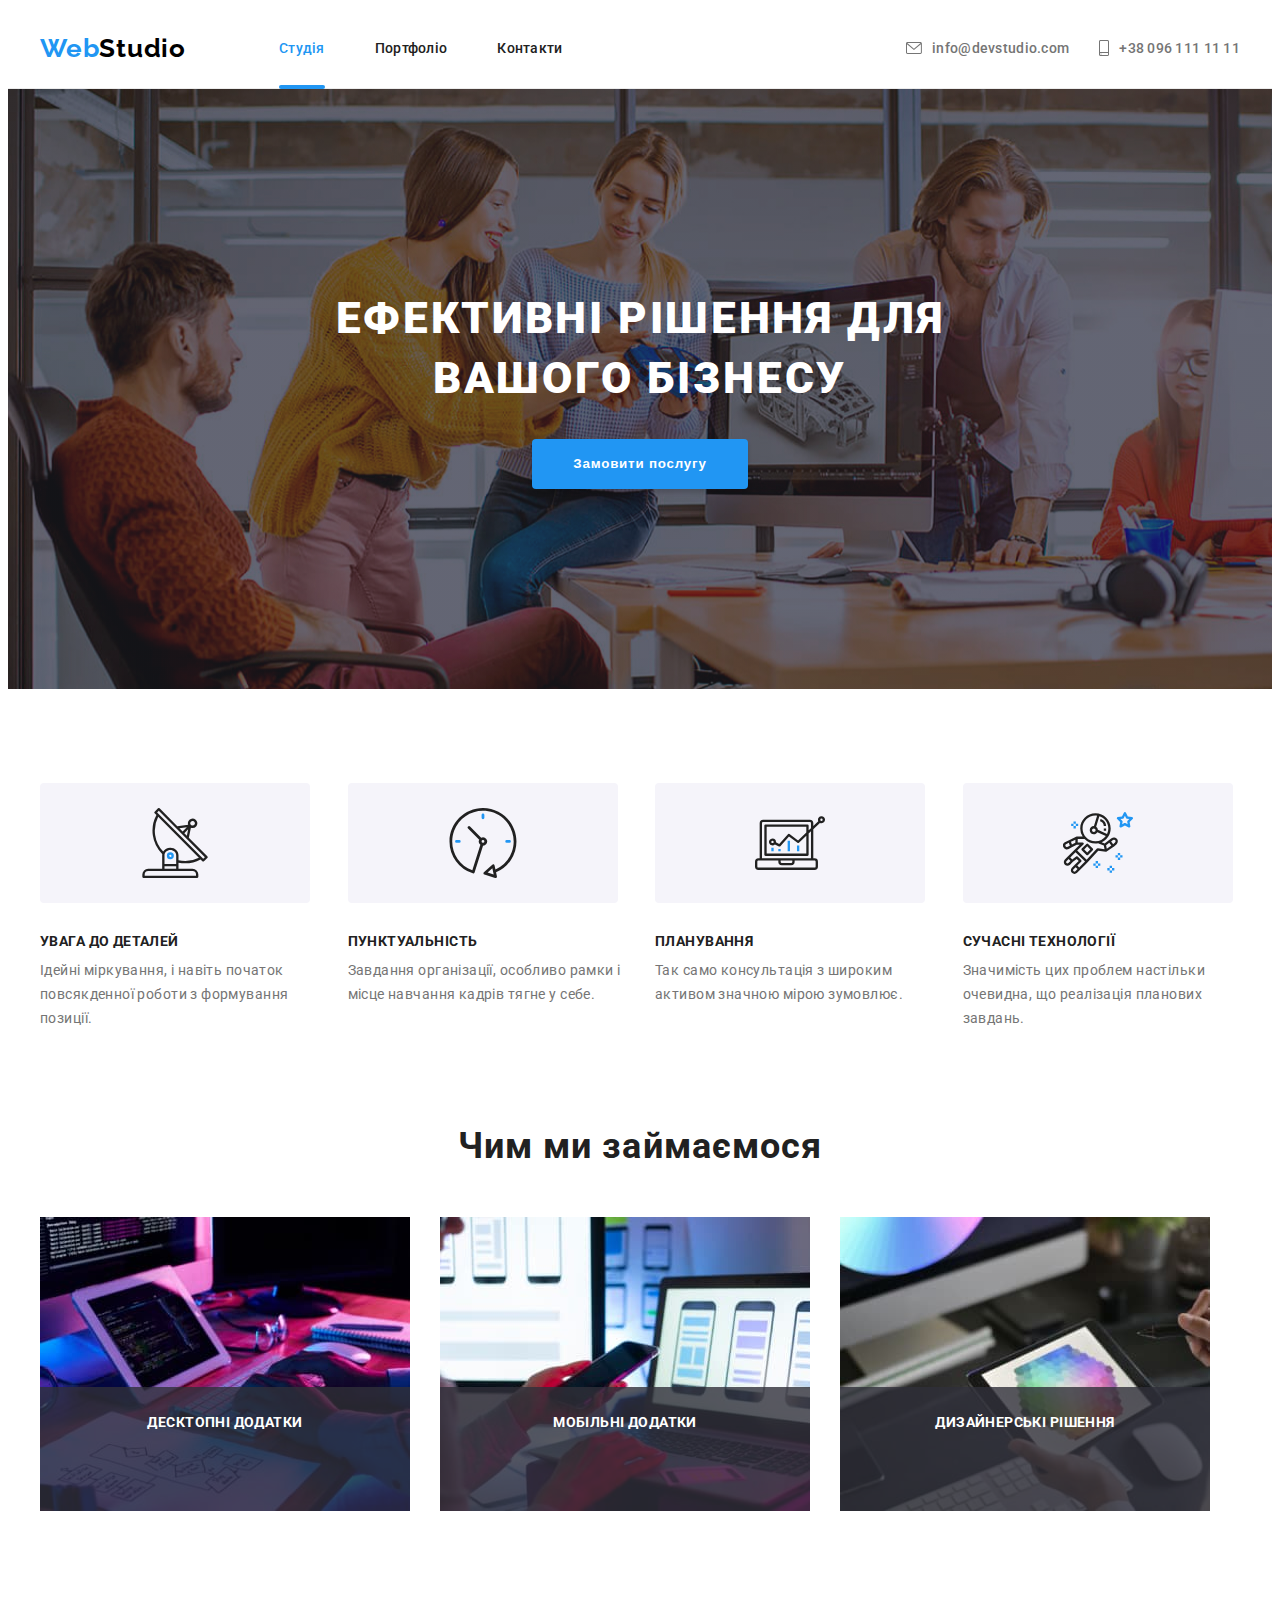
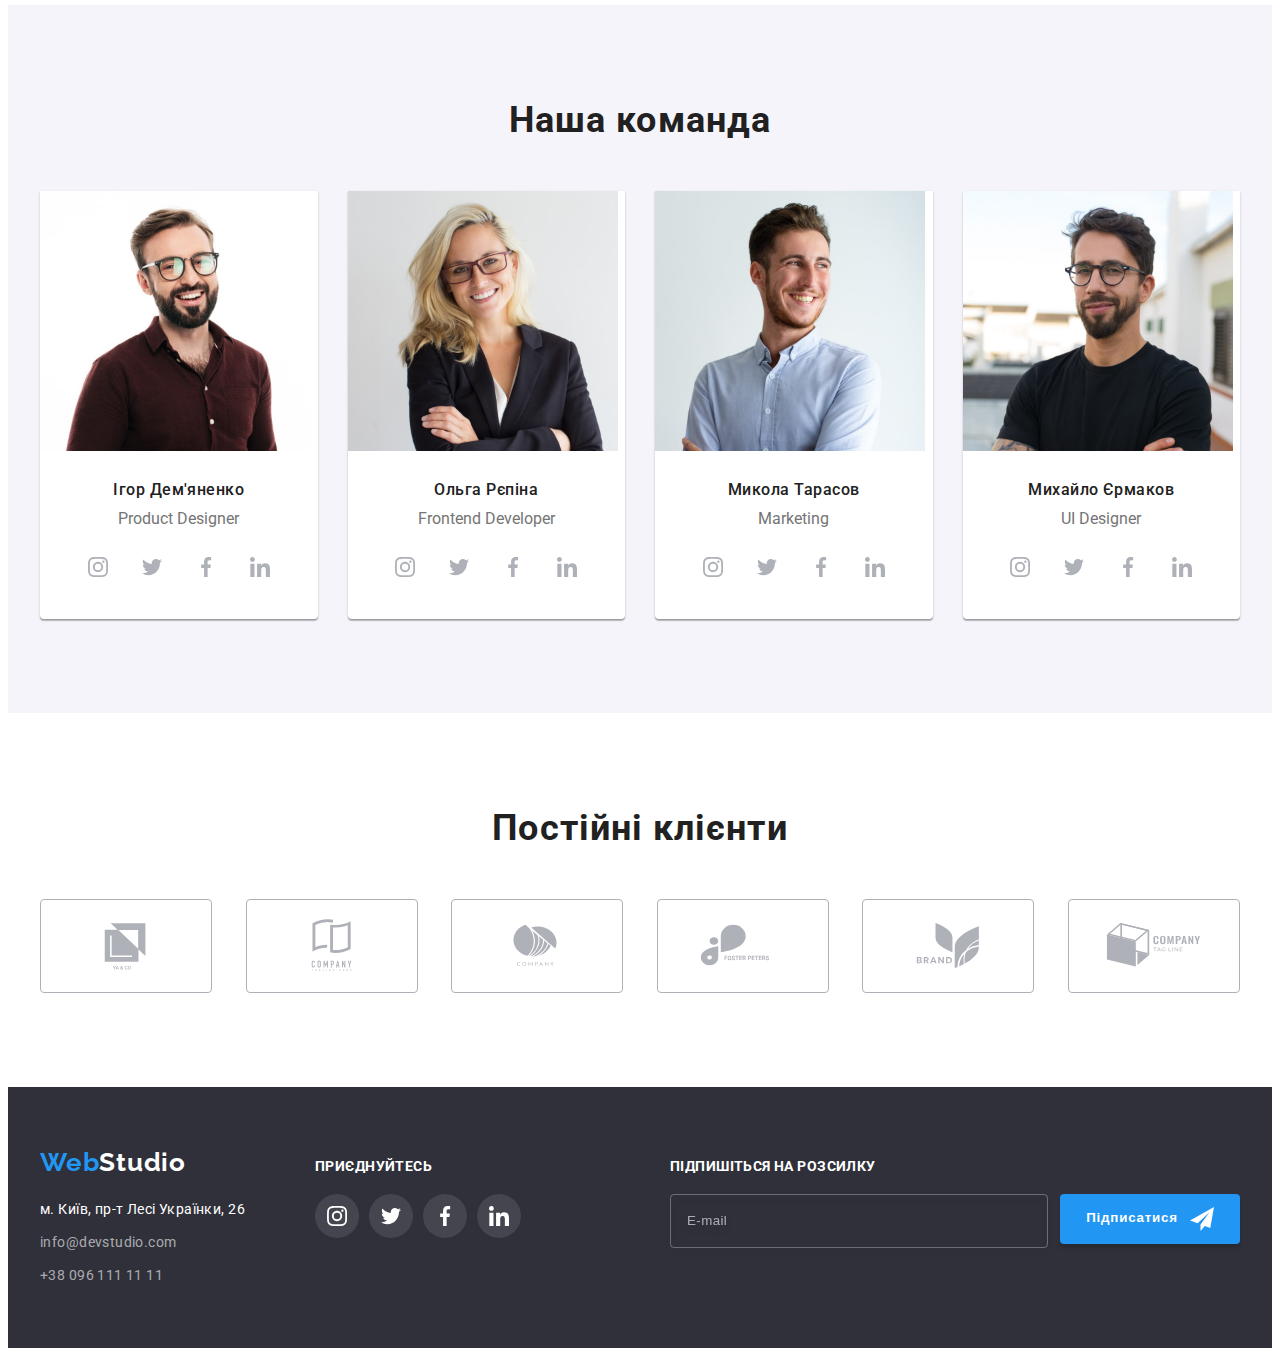
<file: index.html>
<!DOCTYPE html>
<html lang="uk">
  <head>
    <meta charset="UTF-8" />
    <meta http-equiv="X-UA-Compatible" content="IE=edge" />
    <meta name="viewport" content="width=device-width, initial-scale=1.0" />
    <link rel="preconnect" href="https://fonts.googleapis.com" />
    <link rel="preconnect" href="https://fonts.gstatic.com" crossorigin />
    <link
      href="https://fonts.googleapis.com/css2?family=Raleway:wght@700&family=Roboto:wght@400;500;700;900&display=swap"
      rel="stylesheet"
    />
    <link
      rel="stylesheet"
      href="https://cdnjs.cloudflare.com/ajax/libs/modern-normalize/1.1.0/modern-normalize.min.css"
      integrity="sha512-wpPYUAdjBVSE4KJnH1VR1HeZfpl1ub8YT/NKx4PuQ5NmX2tKuGu6U/JRp5y+Y8XG2tV+wKQpNHVUX03MfMFn9Q=="
      crossorigin="anonymous"
      referrerpolicy="no-referrer"
    />
    <link rel="stylesheet" href="./css/main.min.css" />
    <title>WebStudio</title>
  </head>
  <body>
    <header>
      <div class="header">
        <div class="container">
          <div class="header__wrapper">
            <nav class="nav">
              <a class="logo" href="./index.html">
                Web<span class="logo__header">Studio</span>
              </a>
              <ul class="nav__list">
                <li class="nav__item">
                  <a class="nav__link nav__link--current" href="./index.html">
                    Студія
                  </a>
                </li>
                <li class="nav__item">
                  <a class="nav__link" href="./portfolio.html">Портфоліо</a>
                </li>
                <li class="nav__item">
                  <a class="nav__link" href="#">Контакти</a>
                </li>
              </ul>
            </nav>
            <ul class="header__contacts-list">
              <li class="header__contact-item">
                <a
                  class="header__contact-link"
                  href="mailto:info@devstudio.com"
                >
                  <svg class="header__contact-icon" width="16" height="12">
                    <use href="./images/icons.svg#icon-envelope"></use>
                  </svg>
                  info@devstudio.com
                </a>
              </li>
              <li class="header__contact-item">
                <a class="header__contact-link" href="tel:+380961111111">
                  <svg class="header__contact-icon" width="10" height="16">
                    <use href="./images/icons.svg#icon-smartphone"></use>
                  </svg>
                  +38 096 111 11 11
                </a>
              </li>
            </ul>
          </div>
        </div>
      </div>
    </header>
    <main>
      <!-- Hero section -->
      <section class="hero-section">
        <div class="container">
          <div class="hero-section__content">
            <h1 class="hero-section__title">
              Ефективні рішення для вашого бізнесу
            </h1>
            <button class="button button--main" type="button" data-modal-open>
              Замовити послугу
            </button>
          </div>
        </div>
      </section>
      <!-- Advantages section -->
      <section class="advantages-section section">
        <div class="container">
          <h2 class="visually-hidden">Наші особливості</h2>
          <ul class="advantages-list">
            <li class="advantages-list__item">
              <div class="advantages-list__thumb">
                <svg width="70" height="70">
                  <use href="./images/icons.svg#icon-antenna"></use>
                </svg>
              </div>
              <h3 class="advantages-list__title">Увага до деталей</h3>
              <p class="advantages-list__desc">
                Ідейні міркування, і навіть початок повсякденної роботи з
                формування позиції.
              </p>
            </li>
            <li class="advantages-list__item">
              <div class="advantages-list__thumb">
                <svg width="70" height="70">
                  <use href="./images/icons.svg#icon-clock"></use>
                </svg>
              </div>
              <h3 class="advantages-list__title">Пунктуальність</h3>
              <p class="advantages-list__desc">
                Завдання організації, особливо рамки і місце навчання кадрів
                тягне у себе.
              </p>
            </li>
            <li class="advantages-list__item">
              <div class="advantages-list__thumb">
                <svg width="70" height="70">
                  <use href="./images/icons.svg#icon-diagram"></use>
                </svg>
              </div>
              <h3 class="advantages-list__title">Планування</h3>
              <p class="advantages-list__desc">
                Так само консультація з широким активом значною мірою зумовлює.
              </p>
            </li>
            <li class="advantages-list__item">
              <div class="advantages-list__thumb">
                <svg width="70" height="70">
                  <use href="./images/icons.svg#icon-astronaut"></use>
                </svg>
              </div>
              <h3 class="advantages-list__title">Сучасні технології</h3>
              <p class="advantages-list__desc">
                Значимість цих проблем настільки очевидна, що реалізація
                планових завдань.
              </p>
            </li>
          </ul>
        </div>
      </section>
      <!-- Service section -->
      <section class="services-section section">
        <div class="container">
          <h2 class="section__title">Чим ми займаємося</h2>
          <ul class="services-section__list">
            <li class="services-section__item">
              <img
                class="services-section__img"
                src="images/services/plan.jpg"
                alt="Створення початкової ідеї"
                width="370"
              />
              <div class="services-section__desc">
                <p class="services-section__text">Десктопні додатки</p>
              </div>
            </li>
            <li class="services-section__item">
              <img
                class="services-section__img"
                src="images/services/design.jpg"
                alt="Створення декількох макетів"
                width="370"
              />
              <div class="services-section__desc">
                <p class="services-section__text">Мобільні додатки</p>
              </div>
            </li>
            <li class="services-section__item">
              <img
                class="services-section__img"
                src="images/services/colorpicker.jpg"
                alt="Підбір кольорів"
                width="370"
              />
              <div class="services-section__desc">
                <p class="services-section__text">Дизайнерські рішення</p>
              </div>
            </li>
          </ul>
        </div>
      </section>
      <!-- Team section -->
      <section class="team-section section section--bg-gray">
        <div class="container">
          <h2 class="section__title">Наша команда</h2>
          <ul class="team-section__employee-list">
            <li class="team-section__employee-item employee-card">
              <img
                class="employee-card__photo"
                src="images/team/productDesigner.jpg"
                alt="Ігор Дем'яненко: Product Designer"
                width="270"
              />
              <div class="employee-card__content">
                <h3 class="employee-card__name">Ігор Дем'яненко</h3>
                <p class="employee-card__prof" lang="en">Product Designer</p>
                <ul class="socials">
                  <li>
                    <a
                      class="socials__link"
                      href="#"
                      lang="en"
                      aria-label="Instagram"
                    >
                      <svg
                        class="socials__icon socials__icon--transition"
                        width="20"
                        height="20"
                      >
                        <use href="./images/icons.svg#icon-instagram"></use>
                      </svg>
                    </a>
                  </li>
                  <li>
                    <a
                      class="socials__link"
                      href="#"
                      lang="en"
                      aria-label="Twitter"
                    >
                      <svg
                        class="socials__icon socials__icon--transition"
                        width="20"
                        height="20"
                      >
                        <use href="./images/icons.svg#icon-twitter"></use>
                      </svg>
                    </a>
                  </li>
                  <li>
                    <a
                      class="socials__link"
                      href="#"
                      lang="en"
                      aria-label="Facebook"
                    >
                      <svg
                        class="socials__icon socials__icon--transition"
                        width="20"
                        height="20"
                      >
                        <use href="./images/icons.svg#icon-facebook"></use>
                      </svg>
                    </a>
                  </li>
                  <li>
                    <a
                      class="socials__link"
                      href="#"
                      lang="en"
                      aria-label="Linkedin"
                    >
                      <svg
                        class="socials__icon socials__icon--transition"
                        width="20"
                        height="20"
                      >
                        <use href="./images/icons.svg#icon-linkedin"></use>
                      </svg>
                    </a>
                  </li>
                </ul>
              </div>
            </li>
            <li class="team-section__employee-item employee-card">
              <img
                class="employee-card__photo"
                src="images/team/fDev.jpg"
                alt="Ольга Рєпіна: Frontend Developer"
                width="270"
              />
              <div class="employee-card__content">
                <h3 class="employee-card__name">Ольга Рєпіна</h3>
                <p class="employee-card__prof" lang="en">Frontend Developer</p>
                <ul class="socials">
                  <li>
                    <a
                      class="socials__link"
                      href="#"
                      lang="en"
                      aria-label="Instagram"
                    >
                      <svg
                        class="socials__icon socials__icon--transition"
                        width="20"
                        height="20"
                      >
                        <use href="./images/icons.svg#icon-instagram"></use>
                      </svg>
                    </a>
                  </li>
                  <li>
                    <a
                      class="socials__link"
                      href="#"
                      lang="en"
                      aria-label="Twitter"
                    >
                      <svg
                        class="socials__icon socials__icon--transition"
                        width="20"
                        height="20"
                      >
                        <use href="./images/icons.svg#icon-twitter"></use>
                      </svg>
                    </a>
                  </li>
                  <li>
                    <a
                      class="socials__link"
                      href="#"
                      lang="en"
                      aria-label="Facebook"
                    >
                      <svg
                        class="socials__icon socials__icon--transition"
                        width="20"
                        height="20"
                      >
                        <use href="./images/icons.svg#icon-facebook"></use>
                      </svg>
                    </a>
                  </li>
                  <li>
                    <a
                      class="socials__link"
                      href="#"
                      lang="en"
                      aria-label="Linkedin"
                    >
                      <svg
                        class="socials__icon socials__icon--transition"
                        width="20"
                        height="20"
                      >
                        <use href="./images/icons.svg#icon-linkedin"></use>
                      </svg>
                    </a>
                  </li>
                </ul>
              </div>
            </li>
            <li class="team-section__employee-item employee-card">
              <img
                class="employee-card__photo"
                src="images/team/marketing.jpg"
                alt="Микола Тарасов: Marketing"
                width="270"
              />
              <div class="employee-card__content">
                <h3 class="employee-card__name">Микола Тарасов</h3>
                <p class="employee-card__prof" lang="en">Marketing</p>
                <ul class="socials">
                  <li>
                    <a
                      class="socials__link"
                      href="#"
                      lang="en"
                      aria-label="Instagram"
                    >
                      <svg
                        class="socials__icon socials__icon--transition"
                        width="20"
                        height="20"
                      >
                        <use href="./images/icons.svg#icon-instagram"></use>
                      </svg>
                    </a>
                  </li>
                  <li>
                    <a
                      class="socials__link"
                      href="#"
                      lang="en"
                      aria-label="Twitter"
                    >
                      <svg
                        class="socials__icon socials__icon--transition"
                        width="20"
                        height="20"
                      >
                        <use href="./images/icons.svg#icon-twitter"></use>
                      </svg>
                    </a>
                  </li>
                  <li>
                    <a
                      class="socials__link"
                      href="#"
                      lang="en"
                      aria-label="Facebook"
                    >
                      <svg
                        class="socials__icon socials__icon--transition"
                        width="20"
                        height="20"
                      >
                        <use href="./images/icons.svg#icon-facebook"></use>
                      </svg>
                    </a>
                  </li>
                  <li>
                    <a
                      class="socials__link"
                      href="#"
                      lang="en"
                      aria-label="Linkedin"
                    >
                      <svg
                        class="socials__icon socials__icon--transition"
                        width="20"
                        height="20"
                      >
                        <use href="./images/icons.svg#icon-linkedin"></use>
                      </svg>
                    </a>
                  </li>
                </ul>
              </div>
            </li>
            <li class="team-section__employee-item employee-card">
              <img
                class="employee-card__photo"
                src="images/team/uiDesigner.jpg"
                alt="Михайло Єрмаков: UI Designer"
                width="270"
              />
              <div class="employee-card__content">
                <h3 class="employee-card__name">Михайло Єрмаков</h3>
                <p class="employee-card__prof" lang="en">UI Designer</p>
                <ul class="socials">
                  <li>
                    <a
                      class="socials__link"
                      href="#"
                      lang="en"
                      aria-label="Instagram"
                    >
                      <svg
                        class="socials__icon socials__icon--transition"
                        width="20"
                        height="20"
                      >
                        <use href="./images/icons.svg#icon-instagram"></use>
                      </svg>
                    </a>
                  </li>
                  <li>
                    <a
                      class="socials__link"
                      href="#"
                      lang="en"
                      aria-label="Twitter"
                    >
                      <svg
                        class="socials__icon socials__icon--transition"
                        width="20"
                        height="20"
                      >
                        <use href="./images/icons.svg#icon-twitter"></use>
                      </svg>
                    </a>
                  </li>
                  <li>
                    <a
                      class="socials__link"
                      href="#"
                      lang="en"
                      aria-label="Facebook"
                    >
                      <svg
                        class="socials__icon socials__icon--transition"
                        width="20"
                        height="20"
                      >
                        <use href="./images/icons.svg#icon-facebook"></use>
                      </svg>
                    </a>
                  </li>
                  <li>
                    <a
                      class="socials__link"
                      href="#"
                      lang="en"
                      aria-label="Linkedin"
                    >
                      <svg
                        class="socials__icon socials__icon--transition"
                        width="20"
                        height="20"
                      >
                        <use href="./images/icons.svg#icon-linkedin"></use>
                      </svg>
                    </a>
                  </li>
                </ul>
              </div>
            </li>
          </ul>
        </div>
      </section>
      <!-- Clients section -->
      <section class="clients-section section">
        <div class="container">
          <h2 class="section__title">Постійні клієнти</h2>
          <ul class="clients-list">
            <li class="clients-list__item">
              <a
                class="clients-list__link"
                href="#"
                lang="en"
                aria-label="Client company"
              >
                <svg class="clients-list__logo" width="106" height="60">
                  <use href="./images/icons.svg#icon-client1"></use>
                </svg>
              </a>
            </li>
            <li class="clients-list__item">
              <a
                class="clients-list__link"
                href="#"
                lang="en"
                aria-label="Client company"
              >
                <svg class="clients-list__logo" width="106" height="60">
                  <use href="./images/icons.svg#icon-client2"></use>
                </svg>
              </a>
            </li>
            <li class="clients-list__item">
              <a
                class="clients-list__link"
                href="#"
                lang="en"
                aria-label="Client company"
              >
                <svg class="clients-list__logo" width="106" height="60">
                  <use href="./images/icons.svg#icon-client3"></use>
                </svg>
              </a>
            </li>
            <li class="clients-list__item">
              <a
                class="clients-list__link"
                href="#"
                lang="en"
                aria-label="Client company"
              >
                <svg class="clients-list__logo" width="106" height="60">
                  <use href="./images/icons.svg#icon-client4"></use>
                </svg>
              </a>
            </li>
            <li class="clients-list__item">
              <a
                class="clients-list__link"
                href="#"
                lang="en"
                aria-label="Client company"
              >
                <svg class="clients-list__logo" width="106" height="60">
                  <use href="./images/icons.svg#icon-client5"></use>
                </svg>
              </a>
            </li>
            <li class="clients-list__item">
              <a
                class="clients-list__link"
                href="#"
                lang="en"
                aria-label="Client company"
              >
                <svg class="clients-list__logo" width="106" height="60">
                  <use href="./images/icons.svg#icon-client6"></use>
                </svg>
              </a>
            </li>
          </ul>
        </div>
      </section>
    </main>
    <footer class="footer">
      <div class="container">
        <div class="footer__content-wrapper">
          <div class="footer__contacts-block">
            <a class="logo footer__logo" href="./index.html">
              Web<span class="logo__footer">Studio</span>
            </a>
            <address>
              <ul class="contacts-list">
                <li class="contacts-list__item">
                  <a
                    class="contacts-list__link contacts-list__link--light-cl"
                    href="https://goo.gl/maps/CPtrU1FHBa2aNyZL9"
                    target="_blank"
                    rel="noopener noreferrer nofollow"
                    >м. Київ, пр-т Лесі Українки, 26
                  </a>
                </li>
                <li class="contacts-list__item">
                  <a
                    class="contacts-list__link contacts-list__link--active"
                    href="mailto:info@devstudio.com"
                  >
                    info@devstudio.com
                  </a>
                </li>
                <li class="contacts-list__item">
                  <a
                    class="contacts-list__link contacts-list__link--active"
                    href="tel:+380961111111"
                  >
                    +38 096 111 11 11
                  </a>
                </li>
              </ul>
            </address>
          </div>
          <div class="footer__media-block">
            <p class="footer__slogan">Приєднуйтесь</p>
            <ul class="socials">
              <li>
                <a
                  class="socials__link socials__link--bg-dark"
                  href="#"
                  lang="en"
                  aria-label="Instagram"
                >
                  <svg
                    class="socials__icon socials__icon--light"
                    width="20"
                    height="20"
                  >
                    <use href="./images/icons.svg#icon-instagram"></use>
                  </svg>
                </a>
              </li>
              <li>
                <a
                  class="socials__link socials__link--bg-dark"
                  href="#"
                  lang="en"
                  aria-label="Twitter"
                >
                  <svg
                    class="socials__icon socials__icon--light"
                    width="20"
                    height="20"
                  >
                    <use href="./images/icons.svg#icon-twitter"></use>
                  </svg>
                </a>
              </li>
              <li>
                <a
                  class="socials__link socials__link--bg-dark"
                  href="#"
                  lang="en"
                  aria-label="Facebook"
                >
                  <svg
                    class="socials__icon socials__icon--light"
                    width="20"
                    height="20"
                  >
                    <use href="./images/icons.svg#icon-facebook"></use>
                  </svg>
                </a>
              </li>
              <li>
                <a
                  class="socials__link socials__link--bg-dark"
                  href="#"
                  lang="en"
                  aria-label="Linkedin"
                >
                  <svg
                    class="socials__icon socials__icon--light"
                    width="20"
                    height="20"
                  >
                    <use href="./images/icons.svg#icon-linkedin"></use>
                  </svg>
                </a>
              </li>
            </ul>
          </div>
          <div class="footer__subscription-block">
            <form
              class="subscription-form"
              name="subscription-form"
              autocomplete="on"
            >
              <p class="subscription-form__slogan">Підпишіться на розсилку</p>
              <div class="subscription-form__content">
                <label>
                  <input
                    name="email"
                    class="subscription-form__email-input"
                    type="email"
                    placeholder="E-mail"
                  />
                </label>
                <button class="button button--content-indent" type="submit">
                  Підписатися
                  <svg width="24" height="24">
                    <use href="./images/icons.svg#icon-send"></use>
                  </svg>
                </button>
              </div>
            </form>
          </div>
        </div>
      </div>
    </footer>
    <!-- Modal -->
    <div class="backdrop is-hidden" data-modal>
      <div class="modal-window modal-window--scale-trans">
        <button class="modal-window__close-btn" type="button" data-modal-close>
          <svg width="18" height="18">
            <use href="./images/icons.svg#icon-close-black"></use>
          </svg>
        </button>
        <form class="contacts-form" name="contact-form">
          <div
            class="contacts-form__group-wrapper"
            role="group"
            aria-labelledby="contact-form-heading"
          >
            <p id="contact-form-heading" class="contacts-form__heading">
              Залиште свої дані, ми вам передзвонимо
            </p>
            <label class="contacts-form__label">
              <span class="contacts-form__label-text">Ім'я</span>
              <input
                class="contacts-form__input"
                name="user-name"
                type="text"
              />
              <svg class="contacts-form__icon" width="18" height="18">
                <use href="./images/icons.svg#icon-person-black"></use>
              </svg>
            </label>
            <label class="contacts-form__label">
              <span class="contacts-form__label-text">Телефон</span>
              <input
                class="contacts-form__input"
                name="phone-number"
                type="tel"
              />
              <svg class="contacts-form__icon" width="18" height="18">
                <use href="./images/icons.svg#icon-phone-black"></use>
              </svg>
            </label>
            <label class="contacts-form__label">
              <span class="contacts-form__label-text">Пошта</span>
              <input class="contacts-form__input" name="email" type="email" />
              <svg class="contacts-form__icon" width="18" height="18">
                <use href="./images/icons.svg#icon-email-black"></use>
              </svg>
            </label>
            <label class="contacts-form__label">
              <span class="contacts-form__label-text">Коментар</span>
              <textarea
                class="contacts-form__input contacts-form__input--area-padd contacts-form__input--placeholder-cl"
                name="comment"
                rows="6"
                placeholder="Введіть текст"
              ></textarea>
            </label>
          </div>
          <label class="acceptance-terms">
            <input
              class="acceptance-terms__checkbox visually-hidden"
              name="agreement"
              type="checkbox"
              value="yes"
            />
            <svg class="acceptance-terms__icon" width="18" height="18">
              <use
                class="acceptance-terms__unchecked-icon"
                href="./images/icons.svg#icon-rectangle-black"
              ></use>
              <use
                class="acceptance-terms__checked-icon"
                href="./images/icons.svg#icon-icon-check"
              ></use>
            </svg>
            <span class="acceptance-terms__text">
              Погоджуюся з розсилкою та приймаю
              <a class="acceptance-terms__link" href="#">Умови договору</a>
            </span>
          </label>
          <button
            class="button button--center contacts-form__button"
            type="submit"
          >
            Відправити
          </button>
        </form>
      </div>
    </div>
    <script src="./js/modal.js"></script>
  </body>
</html>
</file>
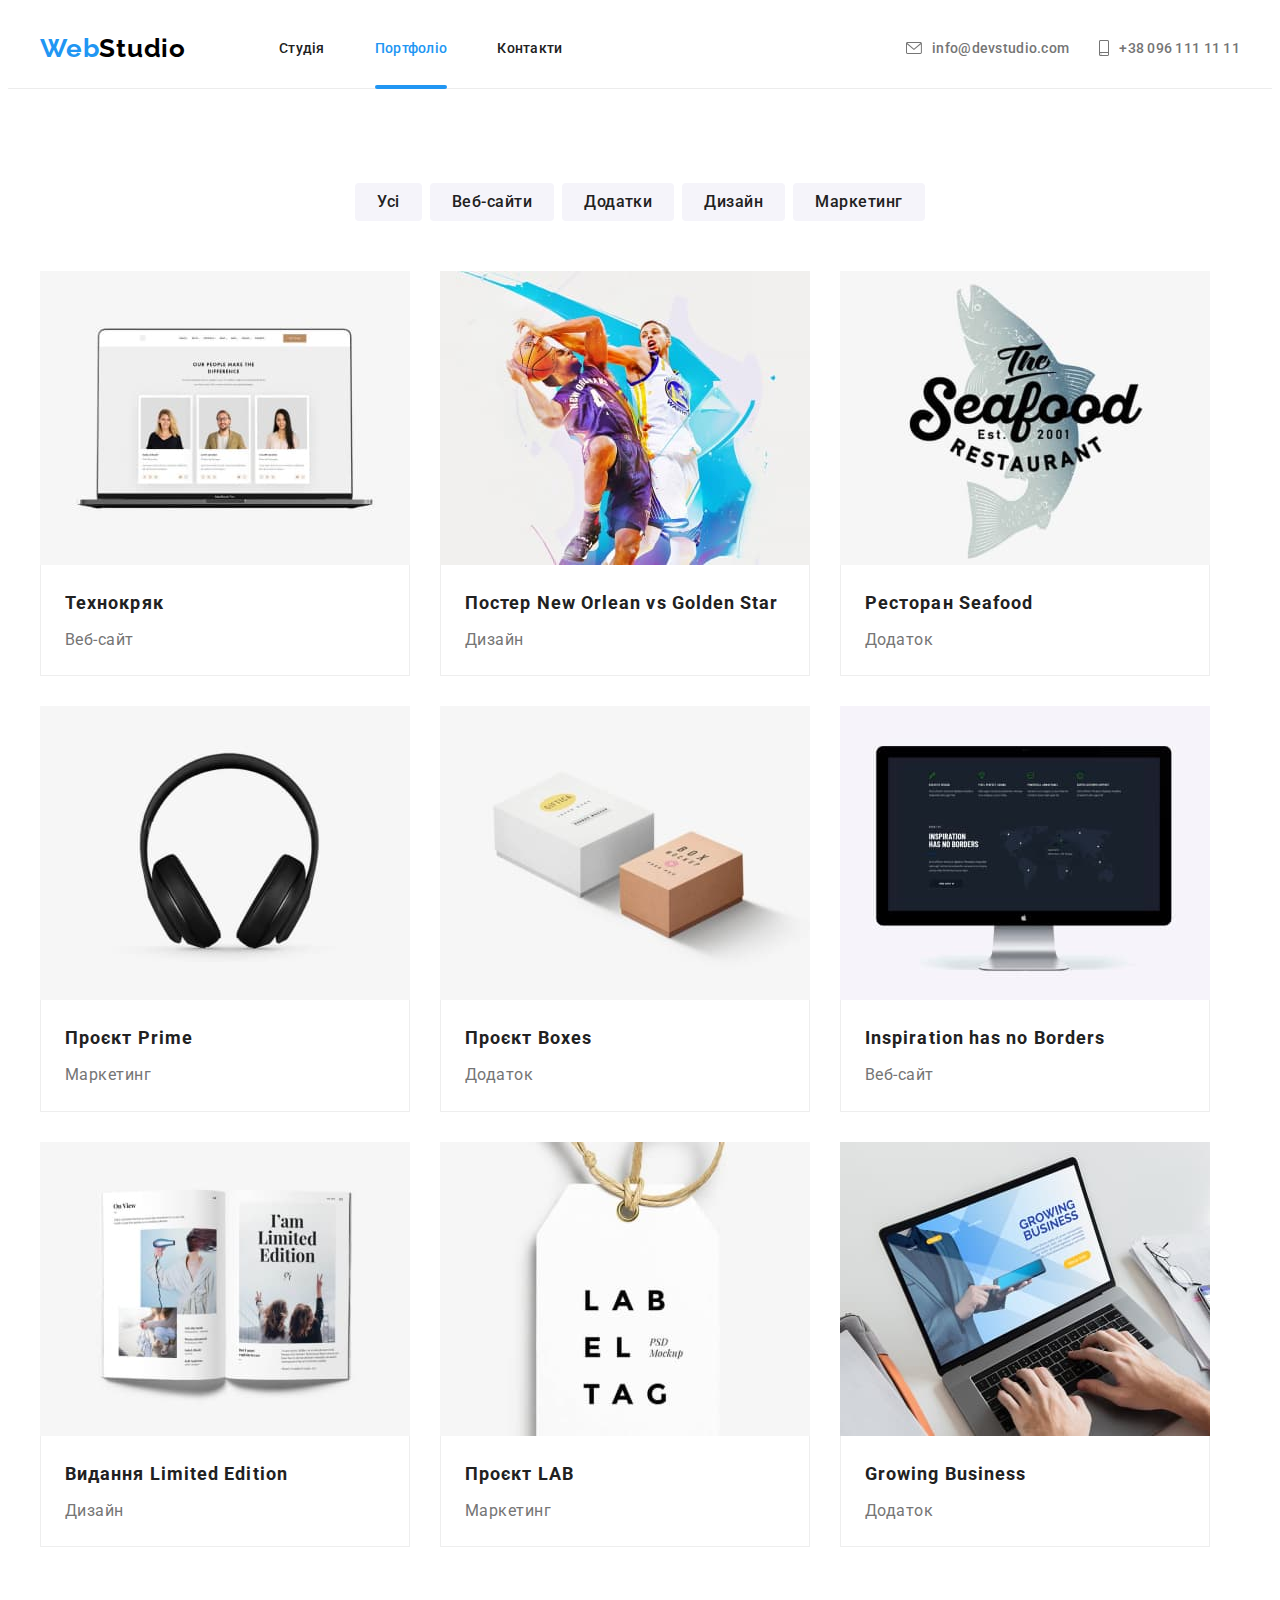
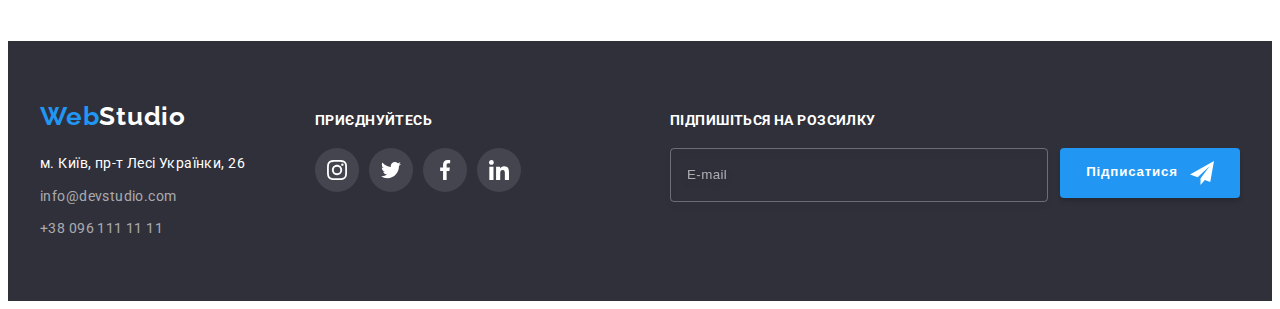
<file: portfolio.html>
<!DOCTYPE html>
<html lang="uk">
  <head>
    <meta charset="UTF-8" />
    <meta http-equiv="X-UA-Compatible" content="IE=edge" />
    <meta name="viewport" content="width=device-width, initial-scale=1.0" />

    <link rel="preconnect" href="https://fonts.googleapis.com" />
    <link rel="preconnect" href="https://fonts.gstatic.com" crossorigin />
    <link
      href="https://fonts.googleapis.com/css2?family=Raleway:wght@700&family=Roboto:wght@400;500;700;900&display=swap"
      rel="stylesheet"
    />
    <link
      rel="stylesheet"
      href="https://cdnjs.cloudflare.com/ajax/libs/modern-normalize/1.1.0/modern-normalize.min.css"
      integrity="sha512-wpPYUAdjBVSE4KJnH1VR1HeZfpl1ub8YT/NKx4PuQ5NmX2tKuGu6U/JRp5y+Y8XG2tV+wKQpNHVUX03MfMFn9Q=="
      crossorigin="anonymous"
      referrerpolicy="no-referrer"
    />
    <link rel="stylesheet" href="./css/main.min.css" />
    
    <title>Portfolio</title>
  </head>
  <body>
    <header>
      <div class="header">
        <div class="container">
          <div class="header__wrapper">
            <nav class="nav">
              <a class="logo" href="./index.html">
                Web<span class="logo__header">Studio</span>
              </a>
              <ul class="nav__list">
                <li class="nav__item">
                  <a class="nav__link" href="./index.html"> Студія </a>
                </li>
                <li class="nav__item">
                  <a
                    class="nav__link nav__link--current"
                    href="./portfolio.html"
                    >Портфоліо</a
                  >
                </li>
                <li class="nav__item">
                  <a class="nav__link" href="#">Контакти</a>
                </li>
              </ul>
            </nav>
            <ul class="header__contacts-list">
              <li class="header__contact-item">
                <a
                  class="header__contact-link"
                  href="mailto:info@devstudio.com"
                >
                  <svg class="header__contact-icon" width="16" height="12">
                    <use href="./images/icons.svg#icon-envelope"></use>
                  </svg>
                  info@devstudio.com
                </a>
              </li>
              <li class="header__contact-item">
                <a class="header__contact-link" href="tel:+380961111111">
                  <svg class="header__contact-icon" width="10" height="16">
                    <use href="./images/icons.svg#icon-smartphone"></use>
                  </svg>
                  +38 096 111 11 11
                </a>
              </li>
            </ul>
          </div>
        </div>
      </div>
    </header>
    <main>
      <!-- Portfolio section -->
      <section class="portfolio-section section">
        <div class="container">
          <h1 class="section__title visually-hidden">Портфоліо</h1>
          <ul class="portfolio-section__filter-list">
            <li class="portfolio-section__filter-item">
              <button
                class="filter-btn filter-btn--trans-slow portfolio-section__filter-btn"
                type="button"
              >
                Усі
              </button>
            </li>
            <li class="portfolio-section__filter-item">
              <button
                class="portfolio-section__filter-btn filter-btn filter-btn--trans-slow"
                type="button"
              >
                Веб-сайти
              </button>
            </li>
            <li class="portfolio-section__filter-item">
              <button
                class="portfolio-section__filter-btn filter-btn filter-btn--trans-slow"
                type="button"
              >
                Додатки
              </button>
            </li>
            <li class="portfolio-section__filter-item">
              <button
                class="portfolio-section__filter-btn filter-btn filter-btn--trans-slow"
                type="button"
              >
                Дизайн
              </button>
            </li>
            <li class="portfolio-section__filter-item">
              <button
                class="portfolio-section__filter-btn filter-btn filter-btn--trans-slow"
                type="button"
              >
                Маркетинг
              </button>
            </li>
          </ul>
          <ul class="projects-list">
            <li class="projects-list__item">
              <div class="projects-list__img-overlay">
                <img
                  class="projects-list__img"
                  src="images/projects/website.jpg"
                  alt="Представлення команди вебсайту Технокряк"
                  width="370"
                  height="294"
                />
                <div class="projects-list__overlay-content">
                  <p class="projects-list__overlay-text">
                    Ресурс пропонує комплексні пропозиції з різним рівнем
                    функціоналу та сервісів. Все це дозволить відвідувачу
                    отримати вичерпні відомості про компанію чи приватну особу.
                  </p>
                </div>
              </div>

              <div class="projects-list__card-border">
                <h2 class="projects-list__card-title">Технокряк</h2>
                <p class="projects-list__card-text">Веб-сайт</p>
              </div>
            </li>
            <li class="projects-list__item">
              <div class="projects-list__img-overlay">
                <img
                  class="projects-list__img"
                  src="images/projects/goldenStar.jpg"
                  alt="Баскетболісти"
                  width="370"
                  height="294"
                />
                <div class="projects-list__overlay-content">
                  <p class="projects-list__overlay-text">
                    Ресурс пропонує комплексні пропозиції з різним рівнем
                    функціоналу та сервісів. Все це дозволить відвідувачу
                    отримати вичерпні відомості про компанію чи приватну особу.
                  </p>
                </div>
              </div>

              <div class="projects-list__card-border">
                <h2 class="projects-list__card-title">
                  Постер New Orlean vs Golden Star
                </h2>
                <p class="projects-list__card-text">Дизайн</p>
              </div>
            </li>
            <li class="projects-list__item">
              <div class="projects-list__img-overlay">
                <img
                  class="projects-list__img"
                  src="images/projects/seafood.jpg"
                  alt="Логотип ресторану seafood"
                  width="370"
                  height="294"
                />
                <div class="projects-list__overlay-content">
                  <p class="projects-list__overlay-text">
                    Ресурс пропонує комплексні пропозиції з різним рівнем
                    функціоналу та сервісів. Все це дозволить відвідувачу
                    отримати вичерпні відомості про компанію чи приватну особу.
                  </p>
                </div>
              </div>
              <div class="projects-list__card-border">
                <h2 class="projects-list__card-title">Ресторан Seafood</h2>
                <p class="projects-list__card-text">Додаток</p>
              </div>
            </li>
            <li class="projects-list__item">
              <div class="projects-list__img-overlay">
                <img
                  class="projects-list__img"
                  src="images/projects/prime.jpg"
                  alt="Наушники"
                  width="370"
                  height="294"
                />
                <div class="projects-list__overlay-content">
                  <p class="projects-list__overlay-text">
                    Ресурс пропонує комплексні пропозиції з різним рівнем
                    функціоналу та сервісів. Все це дозволить відвідувачу
                    отримати вичерпні відомості про компанію чи приватну особу.
                  </p>
                </div>
              </div>
              <div class="projects-list__card-border">
                <h2 class="projects-list__card-title">Проєкт Prime</h2>
                <p class="projects-list__card-text">Маркетинг</p>
              </div>
            </li>
            <li class="projects-list__item">
              <div class="projects-list__img-overlay">
                <img
                  class="projects-list__img"
                  src="images/projects/boxes.jpg"
                  alt="Коробки"
                  width="370"
                  height="294"
                />
                <div class="projects-list__overlay-content">
                  <p class="projects-list__overlay-text">
                    Ресурс пропонує комплексні пропозиції з різним рівнем
                    функціоналу та сервісів. Все це дозволить відвідувачу
                    отримати вичерпні відомості про компанію чи приватну особу.
                  </p>
                </div>
              </div>

              <div class="projects-list__card-border">
                <h2 class="projects-list__card-title">Проєкт Boxes</h2>
                <p class="projects-list__card-text">Додаток</p>
              </div>
            </li>
            <li class="projects-list__item">
              <div class="projects-list__img-overlay">
                <img
                  class="projects-list__image"
                  src="images/projects/inspirationWebsite.jpg"
                  alt="Можливості проекту Inspiration has no Borders"
                  width="370"
                  height="294"
                />
                <div class="projects-list__overlay-content">
                  <p class="projects-list__overlay-text">
                    Ресурс пропонує комплексні пропозиції з різним рівнем
                    функціоналу та сервісів. Все це дозволить відвідувачу
                    отримати вичерпні відомості про компанію чи приватну особу.
                  </p>
                </div>
              </div>

              <div class="projects-list__card-border">
                <h2 class="projects-list__card-title">
                  Inspiration has no Borders
                </h2>
                <p class="projects-list__card-text">Веб-сайт</p>
              </div>
            </li>
            <li class="projects-list__item">
              <div class="projects-list__img-overlay">
                <img
                  class="projects-list__img"
                  src="images/projects/limitedEdition.jpg"
                  alt="Книжка Limited Edition"
                  width="370"
                  height="294"
                />
                <div class="projects-list__overlay-content">
                  <p class="projects-list__overlay-text">
                    Ресурс пропонує комплексні пропозиції з різним рівнем
                    функціоналу та сервісів. Все це дозволить відвідувачу
                    отримати вичерпні відомості про компанію чи приватну особу.
                  </p>
                </div>
              </div>

              <div class="projects-list__card-border">
                <h2 class="projects-list__card-title">
                  Видання Limited Edition
                </h2>
                <p class="projects-list__card-text">Дизайн</p>
              </div>
            </li>
            <li class="projects-list__item">
              <div class="projects-list__img-overlay">
                <img
                  class="projects-list__img"
                  src="images/projects/lab.jpg"
                  alt="Логотип проекту Lab"
                  width="370"
                  height="294"
                />
                <div class="projects-list__overlay-content">
                  <p class="projects-list__overlay-text">
                    Ресурс пропонує комплексні пропозиції з різним рівнем
                    функціоналу та сервісів. Все це дозволить відвідувачу
                    отримати вичерпні відомості про компанію чи приватну особу.
                  </p>
                </div>
              </div>

              <div class="projects-list__card-border">
                <h2 class="projects-list__card-title">Проєкт LAB</h2>
                <p class="projects-list__card-text">Маркетинг</p>
              </div>
            </li>
            <li class="projects-list__item">
              <div class="projects-list__img-overlay">
                <img
                  class="projects-list__img"
                  src="images/projects/business.jpg"
                  alt="Використання додатку Growing Business за допомогою ноутбука"
                  width="370"
                  height="294"
                />
                <div class="projects-list__overlay-content">
                  <p class="projects-list__overlay-text">
                    Ресурс пропонує комплексні пропозиції з різним рівнем
                    функціоналу та сервісів. Все це дозволить відвідувачу
                    отримати вичерпні відомості про компанію чи приватну особу.
                  </p>
                </div>
              </div>

              <div class="projects-list__card-border">
                <h2 class="projects-list__card-title">Growing Business</h2>
                <p class="projects-list__card-text">Додаток</p>
              </div>
            </li>
          </ul>
        </div>
      </section>
    </main>
    <footer class="footer">
      <div class="container">
        <div class="footer__content-wrapper">
          <div class="footer__contacts-block">
            <a class="logo footer__logo" href="./index.html">
              Web<span class="logo__footer">Studio</span>
            </a>
            <address>
              <ul class="contacts-list">
                <li class="contacts-list__item">
                  <a
                    class="contacts-list__link contacts-list__link--light-cl"
                    href="https://goo.gl/maps/CPtrU1FHBa2aNyZL9"
                    target="_blank"
                    rel="noopener noreferrer nofollow"
                    >м. Київ, пр-т Лесі Українки, 26
                  </a>
                </li>
                <li class="contacts-list__item">
                  <a
                    class="contacts-list__link contacts-list__link--active"
                    href="mailto:info@devstudio.com"
                  >
                    info@devstudio.com
                  </a>
                </li>
                <li class="contacts-list__item">
                  <a
                    class="contacts-list__link contacts-list__link--active"
                    href="tel:+380961111111"
                  >
                    +38 096 111 11 11
                  </a>
                </li>
              </ul>
            </address>
          </div>
          <div class="footer__media-block">
            <p class="footer__slogan">Приєднуйтесь</p>
            <ul class="socials">
              <li>
                <a
                  class="socials__link socials__link--bg-dark"
                  href="#"
                  lang="en"
                  aria-label="Instagram"
                >
                  <svg
                    class="socials__icon socials__icon--light"
                    width="20"
                    height="20"
                  >
                    <use href="./images/icons.svg#icon-instagram"></use>
                  </svg>
                </a>
              </li>
              <li>
                <a
                  class="socials__link socials__link--bg-dark"
                  href="#"
                  lang="en"
                  aria-label="Twitter"
                >
                  <svg
                    class="socials__icon socials__icon--light"
                    width="20"
                    height="20"
                  >
                    <use href="./images/icons.svg#icon-twitter"></use>
                  </svg>
                </a>
              </li>
              <li>
                <a
                  class="socials__link socials__link--bg-dark"
                  href="#"
                  lang="en"
                  aria-label="Facebook"
                >
                  <svg
                    class="socials__icon socials__icon--light"
                    width="20"
                    height="20"
                  >
                    <use href="./images/icons.svg#icon-facebook"></use>
                  </svg>
                </a>
              </li>
              <li>
                <a
                  class="socials__link socials__link--bg-dark"
                  href="#"
                  lang="en"
                  aria-label="Linkedin"
                >
                  <svg
                    class="socials__icon socials__icon--light"
                    width="20"
                    height="20"
                  >
                    <use href="./images/icons.svg#icon-linkedin"></use>
                  </svg>
                </a>
              </li>
            </ul>
          </div>
          <div class="footer__subscription-block">
            <form
              class="subscription-form"
              name="subscription-form"
              autocomplete="on"
            >
              <p class="subscription-form__slogan">Підпишіться на розсилку</p>
              <div class="subscription-form__content">
                <label>
                  <input
                    name="email"
                    class="subscription-form__email-input"
                    type="email"
                    placeholder="E-mail"
                  />
                </label>
                <button class="button button--content-indent" type="submit">
                  Підписатися
                  <svg width="24" height="24">
                    <use href="./images/icons.svg#icon-send"></use>
                  </svg>
                </button>
              </div>
            </form>
          </div>
        </div>
      </div>
    </footer>
  </body>
</html>
</file>
<file: css/main.min.css>
:root{--logo-main-color: #2196f3;--logo-header-color: #000000;--logo-footer-color: #ffffff;--main-page-color: #212121;--secondary-page-color: #757575;--extra-page-color: #ffffff;--accent-color: #2196f3;--main-bcg-color: #ffffff;--secondary-bcg-color: #2f303a;--extra-bcg-color: #f5f4fa;--btn-bcg-main-color: #f5f4fa;--btn-bcg-color: #2196f3;--btn-text-color: #ffffff;--icon-fill: #afb1b8;--dark-border-cl: #afb1b8;--hover-color: #2196f3;--overlay-color: rgba(33, 150, 243, 0.9);--main-font-family: "Roboto", "Segoe UI", Tahoma, Geneva, Verdana, sans-serif;--secondary-font-family: "Raleway", sans-serif;--main-font-size: 16px;--secondary-font-size: 14px;--animation-style: 250ms cubic-bezier(0.4, 0, 0.2, 1)}.visually-hidden{position:absolute;white-space:nowrap;width:1px;height:1px;overflow:hidden;border:0;padding:0;clip:rect(0 0 0 0);-webkit-clip-path:inset(50%);clip-path:inset(50%);margin:-1px}.is-hidden{opacity:0;pointer-events:none;visibility:hidden;-webkit-transition:visibility var(--animation-style) 400ms,opacity var(--animation-style) 400ms;transition:visibility var(--animation-style) 400ms,opacity var(--animation-style) 400ms}ul{list-style-type:none;margin:0;padding-left:0}body{font-family:var(--main-font-family);font-size:var(--main-font-size);color:var(--main-page-color)}.section{padding-top:94px;padding-bottom:94px;background-color:var(--main-bcg-color)}.section--bg-gray{background-color:var(--extra-bcg-color)}.section__title{margin-top:0;margin-bottom:50px;font-size:36px;line-height:1.17;letter-spacing:.03em;text-align:center}.container{width:1200px;margin:0 auto;padding:0 15px}.header{border-bottom:1px solid #ececec}.header__wrapper{display:-webkit-box;display:-ms-flexbox;display:flex}.header__contacts-list{display:-webkit-box;display:-ms-flexbox;display:flex;gap:30px;-webkit-box-align:center;-ms-flex-align:center;align-items:center;margin-left:auto}.header__contact-link{display:-webkit-box;display:-ms-flexbox;display:flex;-webkit-box-align:center;-ms-flex-align:center;align-items:center;gap:10px;font-size:var(--secondary-font-size);font-weight:500;color:var(--secondary-page-color);line-height:1.17;letter-spacing:.02em;text-decoration:none;-webkit-transition:color var(--animation-style);transition:color var(--animation-style)}.header__contact-link:hover,.header__contact-link:focus{color:var(--hover-color)}.header__contact-icon{fill:var(--secondary-page-color);-webkit-transition:fill var(--animation-style);transition:fill var(--animation-style)}.header__contact-link:hover .header__contact-icon,.header__contact-link:focus .header__contact-icon{fill:var(--hover-color)}.nav{display:-webkit-box;display:-ms-flexbox;display:flex;-webkit-box-align:center;-ms-flex-align:center;align-items:center;gap:93px}.nav__list{display:-webkit-box;display:-ms-flexbox;display:flex}.nav__item:not(:last-child){margin-right:50px}.nav__link{position:relative;display:block;padding-top:32px;padding-bottom:32px;font-size:14px;font-weight:500;line-height:1.17;letter-spacing:.02em;color:inherit;text-decoration:none;-webkit-transition:color var(--animation-style);transition:color var(--animation-style)}.nav__link--current{color:var(--accent-color)}.nav__link--current::after{position:absolute;bottom:-1px;left:0;width:100%;height:4px;content:"";background-color:var(--accent-color);border-radius:2px}.nav__link:hover,.nav__link:focus{color:var(--accent-color)}.hero-section{padding-top:200px;padding-bottom:200px;margin:0 auto;max-width:1600px;background-image:-webkit-gradient(linear, left top, right top, from(rgba(47, 48, 58, 0.4)), to(rgba(47, 48, 58, 0.4))),url(../images/hero/hero-img.jpg);background-image:linear-gradient(to right, rgba(47, 48, 58, 0.4), rgba(47, 48, 58, 0.4)),url(../images/hero/hero-img.jpg);background-repeat:no-repeat}.hero-section__content{display:-webkit-box;display:-ms-flexbox;display:flex;-webkit-box-align:center;-ms-flex-align:center;align-items:center;-webkit-box-pack:center;-ms-flex-pack:center;justify-content:center;-webkit-box-orient:vertical;-webkit-box-direction:normal;-ms-flex-direction:column;flex-direction:column}.hero-section__title{margin-top:0;margin-bottom:30px;width:696px;font-size:44px;font-weight:900;line-height:1.36;letter-spacing:.06em;text-align:center;color:var(--extra-page-color);text-transform:uppercase}.advantages-section{padding-bottom:0}.advantages-list{display:-webkit-box;display:-ms-flexbox;display:flex;gap:30px}.advantages-list__item{-ms-flex-preferred-size:calc((100% - 90px)/4);flex-basis:calc((100% - 90px)/4)}.advantages-list__thumb{display:-webkit-box;display:-ms-flexbox;display:flex;-webkit-box-align:center;-ms-flex-align:center;align-items:center;-webkit-box-pack:center;-ms-flex-pack:center;justify-content:center;width:270px;height:120px;margin-bottom:30px;background-color:var(--extra-bcg-color);border-radius:4px}.advantages-list__title{margin:0;font-size:14px;line-height:1.17;letter-spacing:.03em;text-transform:uppercase}.advantages-list__desc{margin:10px 0 0;padding:0;font-size:var(--secondary-font-size);line-height:1.71;letter-spacing:.03em;color:var(--secondary-page-color)}.services-section__list{display:-webkit-box;display:-ms-flexbox;display:flex;-webkit-column-gap:30px;-moz-column-gap:30px;column-gap:30px}.services-section__item{position:relative}.services-section__img{display:block}.services-section__desc{position:absolute;left:0;bottom:0;width:100%;background-color:rgba(47,48,58,.8)}.services-section__text{height:70px;margin:0;padding:27px 0;font-size:var(--secondary-font-size);font-weight:700;color:var(--extra-page-color);line-height:1.1428571429;letter-spacing:.03em;text-transform:uppercase;text-align:center}.team-section__employee-list{display:-webkit-box;display:-ms-flexbox;display:flex;gap:30px}.team-section__employee-item{-ms-flex-preferred-size:calc((100% - 90px)/4);flex-basis:calc((100% - 90px)/4)}.footer{padding-top:60px;padding-bottom:60px;background-color:var(--secondary-bcg-color)}.footer__content-wrapper{display:-webkit-box;display:-ms-flexbox;display:flex;-webkit-box-align:baseline;-ms-flex-align:baseline;align-items:baseline;gap:70px}.footer__logo{display:block;margin-bottom:20px}.footer__slogan{margin:0 0 20px;font-size:var(--secondary-font-size);font-weight:700;line-height:1.1428571429;letter-spacing:.03em;color:var(--extra-page-color);text-transform:uppercase}.footer__media-block{display:-webkit-box;display:-ms-flexbox;display:flex;-webkit-box-orient:vertical;-webkit-box-direction:normal;-ms-flex-direction:column;flex-direction:column}.footer__subscription-block{margin-left:auto;width:570px}.backdrop{position:fixed;top:0;left:0;width:100vw;height:100vh;background-color:rgba(0,0,0,.2);-webkit-transition:visibility var(--animation-style),opacity var(--animation-style);transition:visibility var(--animation-style),opacity var(--animation-style)}.portfolio-section__filter-list{display:-webkit-box;display:-ms-flexbox;display:flex;-webkit-box-align:center;-ms-flex-align:center;align-items:center;-webkit-box-pack:center;-ms-flex-pack:center;justify-content:center;gap:8px;margin-bottom:50px}.logo{font-family:var(--secondary-font-family);font-size:26px;line-height:1.1923076923;letter-spacing:.03em;font-weight:700;color:var(--logo-main-color);text-decoration:none}.logo__header{color:var(--logo-header-color)}.logo__footer{color:var(--logo-footer-color)}.button{display:-webkit-box;display:-ms-flexbox;display:flex;-webkit-box-align:center;-ms-flex-align:center;align-items:center;-webkit-box-pack:center;-ms-flex-pack:center;justify-content:center;width:200px;height:50px;padding:0;border:none;border-radius:4px;background-color:var(--btn-bcg-color);-webkit-box-shadow:0px 4px 4px rgba(0,0,0,.15);box-shadow:0px 4px 4px rgba(0,0,0,.15);font-weight:700;line-height:1.875;letter-spacing:.06em;color:var(--btn-text-color)}.button--main{width:216px}.button--content-indent{gap:12px}.button--center{margin:0 auto}.employee-card{background-color:var(--main-bcg-color);border-radius:0px 0px 4px 4px;-webkit-box-shadow:0px 1px 3px rgba(0,0,0,.12),0px 1px 1px rgba(0,0,0,.14),0px 2px 1px rgba(0,0,0,.2);box-shadow:0px 1px 3px rgba(0,0,0,.12),0px 1px 1px rgba(0,0,0,.14),0px 2px 1px rgba(0,0,0,.2)}.employee-card__photo{display:block}.employee-card__content{padding:30px 0}.employee-card__name{margin:0 0 10px 0;font-size:var(--main-font-size);text-align:center;font-weight:500;line-height:1.17;letter-spacing:.03em}.employee-card__prof{margin:0 0 16px;text-align:center;line-height:1.17;color:var(--secondary-page-color)}.socials{display:-webkit-box;display:-ms-flexbox;display:flex;-webkit-box-pack:center;-ms-flex-pack:center;justify-content:center;gap:10px}.socials__link{display:-webkit-box;display:-ms-flexbox;display:flex;-webkit-box-align:center;-ms-flex-align:center;align-items:center;-webkit-box-pack:center;-ms-flex-pack:center;justify-content:center;width:44px;height:44px;border-radius:50%;background-color:rgba(0,0,0,0);-webkit-transition:background-color var(--animation-style);transition:background-color var(--animation-style)}.socials__link--bg-dark{background-color:rgba(255,255,255,.1)}.socials__link:hover,.socials__link:focus{background-color:var(--hover-color)}.socials__icon{fill:var(--icon-fill);-webkit-transition:fill var(--animation-style);transition:fill var(--animation-style)}.socials__icon--light{fill:#fff}.socials__link:hover .socials__icon--transition,.socials__link:focus .socials__icon--transition{fill:#fff}.clients-list{display:-webkit-box;display:-ms-flexbox;display:flex;-webkit-box-pack:justify;-ms-flex-pack:justify;justify-content:space-between}.clients-list__link{display:-webkit-box;display:-ms-flexbox;display:flex;-webkit-box-align:center;-ms-flex-align:center;align-items:center;-webkit-box-pack:center;-ms-flex-pack:center;justify-content:center;width:170px;height:92px;border:solid 1px var(--dark-border-cl);border-radius:4px;-webkit-transition:border-color var(--animation-style);transition:border-color var(--animation-style)}.clients-list__link:focus,.clients-list__link:hover{border-color:var(--hover-color)}.clients-list__logo{fill:var(--icon-fill);-webkit-transition:fill var(--animation-style);transition:fill var(--animation-style)}.clients-list__link:hover .clients-list__logo,.clients-list__link:focus .clients-list__logo{fill:var(--hover-color)}.contacts-list__link{font-style:normal;font-size:var(--secondary-font-size);color:rgba(255,255,255,.6);line-height:1.71;letter-spacing:.03em;text-decoration:none;-webkit-transition:color var(--animation-style);transition:color var(--animation-style)}.contacts-list__link--light-cl{color:var(--extra-page-color)}.contacts-list__item:not(:last-child){margin-bottom:9px}.contacts-list__link--active:hover,.contacts-list__link--active:focus{color:var(--hover-color)}.subscription-form__slogan{margin:0 0 20px;font-size:var(--secondary-font-size);font-weight:700;line-height:1.1428571429;letter-spacing:.03em;color:var(--extra-page-color);text-transform:uppercase}.subscription-form__content{display:-webkit-box;display:-ms-flexbox;display:flex;gap:12px}.subscription-form__email-input{display:-webkit-box;display:-ms-flexbox;display:flex;-webkit-box-align:center;-ms-flex-align:center;align-items:center;width:358px;height:50px;padding-left:16px;line-height:1.25;letter-spacing:.03em;color:rgba(255,255,255,.6);background-color:rgba(0,0,0,0);border:1px solid rgba(255,255,255,.3);-webkit-filter:drop-shadow(0px 4px 4px rgba(0, 0, 0, 0.15));filter:drop-shadow(0px 4px 4px rgba(0, 0, 0, 0.15));border-radius:4px}.subscription-form__email-input::-webkit-input-placeholder{color:inherit}.subscription-form__email-input::-moz-placeholder{color:inherit}.subscription-form__email-input:-ms-input-placeholder{color:inherit}.subscription-form__email-input::-ms-input-placeholder{color:inherit}.subscription-form__email-input::placeholder{color:inherit}.modal-window{position:absolute;top:50%;left:50%;width:528px;height:581px;padding:40px;background-color:var(--main-bcg-color);-webkit-box-shadow:0px 1px 3px rgba(0,0,0,.12),0px 1px 1px rgba(0,0,0,.14),0px 2px 1px rgba(0,0,0,.2);box-shadow:0px 1px 3px rgba(0,0,0,.12),0px 1px 1px rgba(0,0,0,.14),0px 2px 1px rgba(0,0,0,.2);border-radius:4px;-webkit-transform:translate(-50%, -50%);transform:translate(-50%, -50%)}.modal-window--scale-trans{-webkit-transition:scale var(--animation-style) 350ms;transition:scale var(--animation-style) 350ms}.modal-window__close-btn{position:absolute;top:8px;right:8px;display:-webkit-box;display:-ms-flexbox;display:flex;-webkit-box-align:center;-ms-flex-align:center;align-items:center;-webkit-box-pack:center;-ms-flex-pack:center;justify-content:center;width:30px;height:30px;cursor:pointer;background-color:var(--main-bcg-color);border:1px solid rgba(0,0,0,.1);border-radius:50%;-webkit-transition:fill var(--animation-style);transition:fill var(--animation-style)}.modal-window__close-btn:focus,.modal-window__close-btn:hover{fill:var(--hover-color)}.backdrop.is-hidden>.modal-window{scale:0}.contacts-form__group-wrapper{margin-bottom:20px}.contacts-form__heading{padding:0;margin:0 0 12px;font-size:20px;font-weight:700;line-height:1.15;letter-spacing:.03em;color:var(--main-page-color);text-align:center}.contacts-form__label{position:relative;display:block;-webkit-box-align:center;-ms-flex-align:center;align-items:center;width:100%}.contacts-form__label:not(:last-child){margin-bottom:10px}.contacts-form__label-text{display:block;margin-bottom:4px;font-size:12px;line-height:1.1666666667;letter-spacing:.01em;color:#757575}.contacts-form__input{width:100%;height:40px;padding:0 42px;font-size:12px;line-height:1.1666666667;letter-spacing:.01em;outline:none;border:1px solid rgba(33,33,33,.2);border-radius:4px;-webkit-transition:border-color var(--animation-style);transition:border-color var(--animation-style)}.contacts-form__input:focus{border:1px solid var(--hover-color)}.contacts-form__input--area-padd{display:block;height:120px;padding:12px 16px;resize:none}.contacts-form__input--placeholder-cl{color:rgba(117,117,117,.5)}.contacts-form__icon{position:absolute;bottom:11px;left:12px;-webkit-transition:fill var(--animation-style);transition:fill var(--animation-style)}.contacts-form__input:focus+.contacts-form__icon{fill:var(--hover-color)}.contacts-form__button{margin-top:30px}.acceptance-terms{display:-webkit-box;display:-ms-flexbox;display:flex;-webkit-box-align:center;-ms-flex-align:center;align-items:center;-webkit-box-pack:center;-ms-flex-pack:center;justify-content:center;gap:8px}.acceptance-terms__checked-icon{opacity:0;-webkit-transition:opacity var(--animation-style);transition:opacity var(--animation-style)}.acceptance-terms__checkbox:checked+.acceptance-terms__icon>.acceptance-terms__checked-icon{opacity:1}.acceptance-terms__checkbox:checked+.acceptance-terms__icon>.acceptance-terms__unchecked-icon{opacity:0;-webkit-transition:opacity var(--animation-style);transition:opacity var(--animation-style)}.acceptance-terms__text{font-size:14px;line-height:1.7142857143;letter-spacing:.03em;color:#757575;-webkit-user-select:none;-moz-user-select:none;-ms-user-select:none;user-select:none}.acceptance-terms__link{color:var(--accent-color);-webkit-text-decoration-skip-ink:none;text-decoration-skip-ink:none}.filter-btn{display:-webkit-box;display:-ms-flexbox;display:flex;-webkit-box-align:center;-ms-flex-align:center;align-items:center;-webkit-box-pack:center;-ms-flex-pack:center;justify-content:center;height:38px;padding-right:22px;padding-left:22px;font-size:inherit;font-family:inherit;font-weight:500;line-height:1.63;letter-spacing:.03em;color:inherit;background-color:var(--btn-bcg-main-color);border:none;border-radius:4px;cursor:pointer}.filter-btn:hover,.filter-btn:focus{color:var(--btn-text-color);background-color:var(--hover-color);-webkit-box-shadow:0px 3px 1px rgba(0,0,0,.1),0px 1px 2px rgba(0,0,0,.08),0px 2px 2px rgba(0,0,0,.12);box-shadow:0px 3px 1px rgba(0,0,0,.1),0px 1px 2px rgba(0,0,0,.08),0px 2px 2px rgba(0,0,0,.12)}.filter-btn--trans-slow{-webkit-transition:color var(--animation-style),background-color var(--animation-style),-webkit-box-shadow var(--animation-style);transition:color var(--animation-style),background-color var(--animation-style),-webkit-box-shadow var(--animation-style);transition:box-shadow var(--animation-style),color var(--animation-style),background-color var(--animation-style);transition:box-shadow var(--animation-style),color var(--animation-style),background-color var(--animation-style),-webkit-box-shadow var(--animation-style)}.projects-list{display:-webkit-box;display:-ms-flexbox;display:flex;-ms-flex-wrap:wrap;flex-wrap:wrap;-webkit-column-gap:30px;-moz-column-gap:30px;column-gap:30px;row-gap:30px}.projects-list__item{-ms-flex-preferred-size:calc((100% - 90px)/3);flex-basis:calc((100% - 90px)/3);-webkit-transition:-webkit-box-shadow var(--animation-style);transition:-webkit-box-shadow var(--animation-style);transition:box-shadow var(--animation-style);transition:box-shadow var(--animation-style), -webkit-box-shadow var(--animation-style)}.projects-list__item:hover{-webkit-box-shadow:0px 1px 1px rgba(0,0,0,.12),0px 4px 4px rgba(0,0,0,.06),1px 4px 6px rgba(0,0,0,.16);box-shadow:0px 1px 1px rgba(0,0,0,.12),0px 4px 4px rgba(0,0,0,.06),1px 4px 6px rgba(0,0,0,.16)}.projects-list__img-overlay{position:relative;overflow:hidden;width:370px;height:294px}.projects-list__img{display:block}.projects-list__overlay-content{position:absolute;top:0;left:0;z-index:10;display:-webkit-box;display:-ms-flexbox;display:flex;-webkit-box-align:center;-ms-flex-align:center;align-items:center;-webkit-box-pack:center;-ms-flex-pack:center;justify-content:center;width:100%;height:100%;padding:0 24px;background-color:rgba(33,150,243,.9);-webkit-transform:translateY(calc(100% + 1px));transform:translateY(calc(100% + 1px));-webkit-transition:-webkit-transform var(--animation-style);transition:-webkit-transform var(--animation-style);transition:transform var(--animation-style);transition:transform var(--animation-style), -webkit-transform var(--animation-style)}.projects-list__item:hover .projects-list__overlay-content{-webkit-transform:translateY(0);transform:translateY(0)}.projects-list__overlay-text{margin:0;font-size:18px;line-height:1.5555555556;letter-spacing:.03em;color:var(--extra-page-color)}.projects-list__card-border{padding:20px 24px;border-left:1px solid #eee;border-right:1px solid #eee;border-bottom:1px solid #eee}.projects-list__card-title{margin-top:0;margin-bottom:4px;font-size:18px;line-height:2;letter-spacing:.06em}.projects-list__card-text{margin:0;letter-spacing:.03em;line-height:1.88;color:var(--secondary-page-color)}/*# sourceMappingURL=main.min.css.map */
</file>
